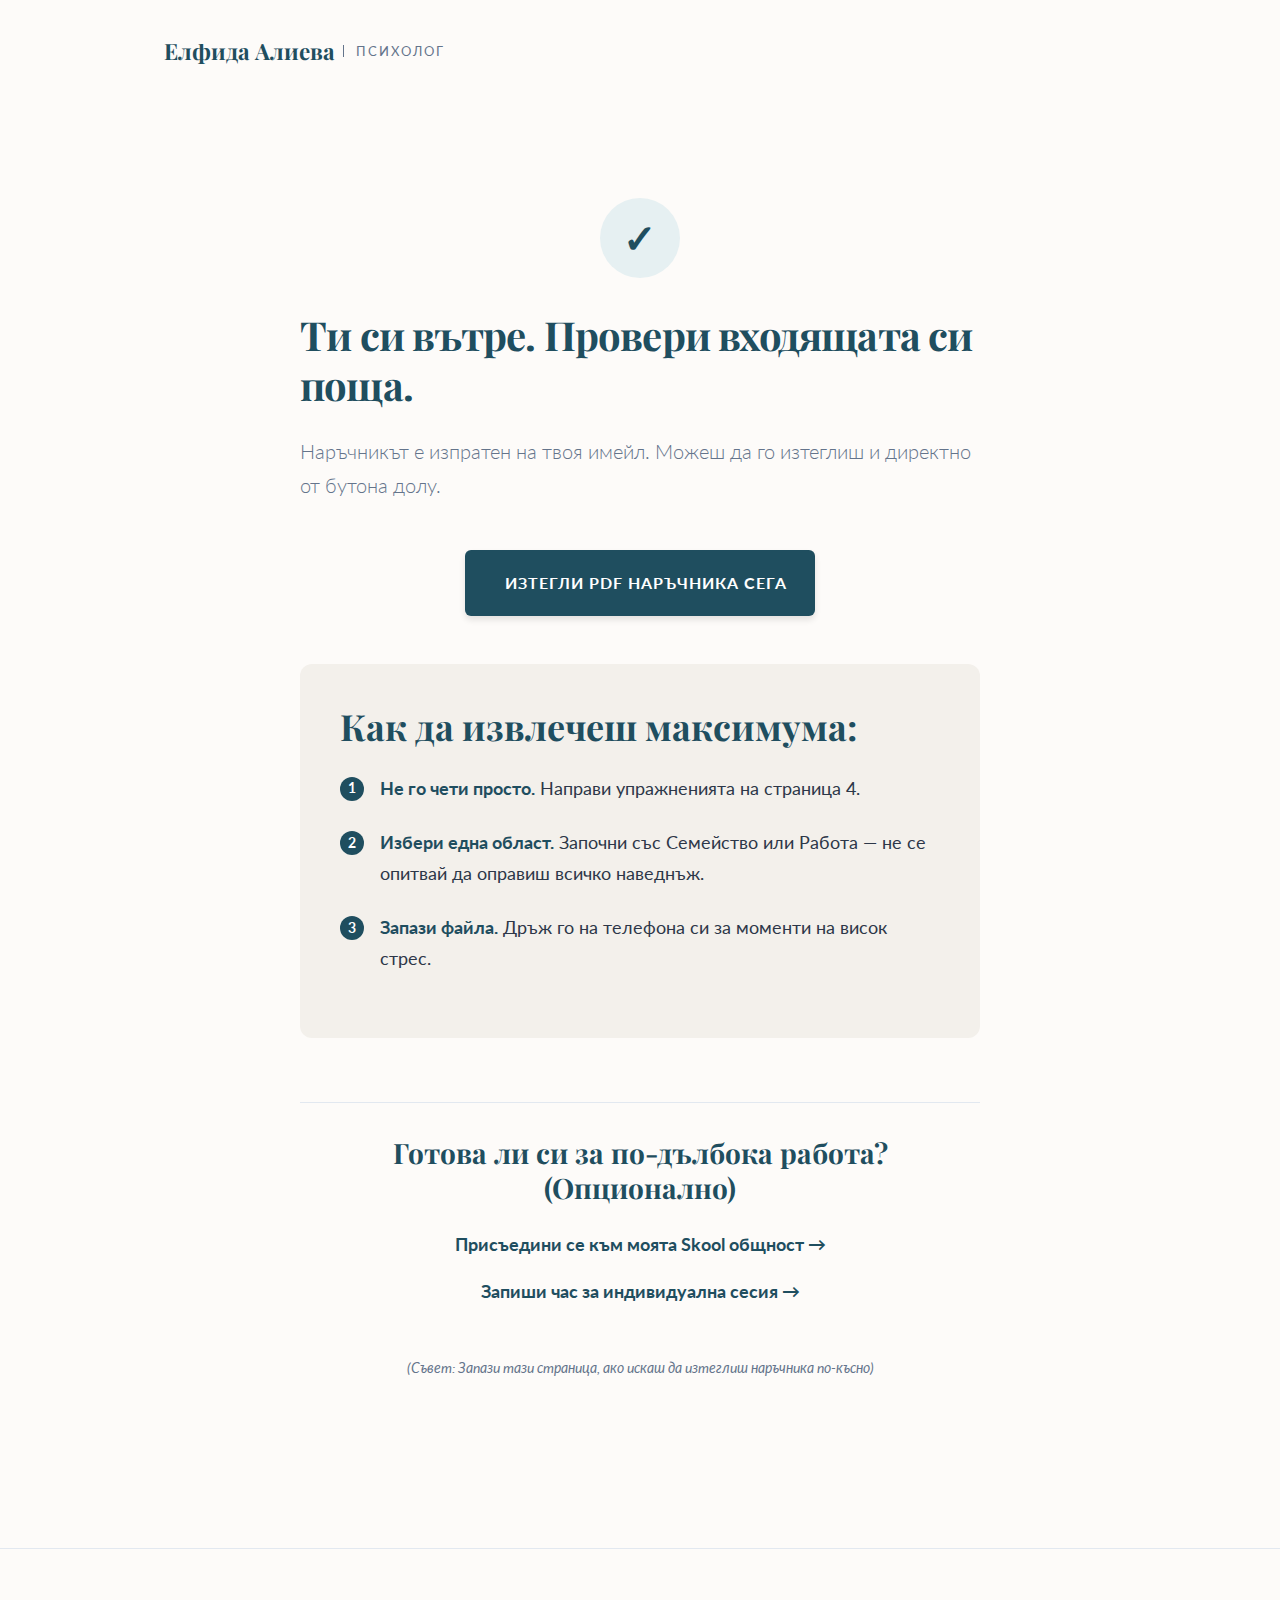
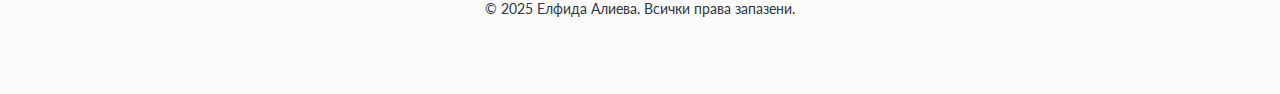
<file: thank-you.html>
<!DOCTYPE html>
<html lang="bg">
<head>
    <meta charset="UTF-8">
    <meta name="viewport" content="width=device-width, initial-scale=1.0">
    <title>Добре дошла! | Елфида Алиева</title>
    
    <!-- Google Fonts -->
    <link rel="preconnect" href="https://fonts.googleapis.com">
    <link rel="preconnect" href="https://fonts.gstatic.com" crossorigin>
    <link href="https://fonts.googleapis.com/css2?family=Lato:wght@300;400;700&family=Playfair+Display:ital,wght@0,400;0,600;0,700;1,400&display=swap" rel="stylesheet">
    
    <link rel="stylesheet" href="styles.css">
</head>
<body class="thank-you-page">

    <header class="site-header">
        <div class="container">
            <div class="logo">Елфида Алиева <span class="role-tag">Психолог</span></div>
        </div>
    </header>

    <main class="container narrow-container section-spacing">
        <div class="success-icon-wrapper">
            <span class="success-icon">✓</span>
        </div>
        <h1 class="hero-title">Ти си вътре. Провери входящата си поща.</h1>
        <p class="hero-subhead">Наръчникът е изпратен на твоя имейл. Можеш да го изтеглиш и директно от бутона долу.</p>

        <!-- Primary Action -->
        <a href="https://drive.google.com/file/d/1-6zx3GAF7GOIKOhxDJkVgPgfLaodwe8P/view?usp=sharing" class="cta-button download-btn" target="_blank">Изтегли PDF наръчника сега</a>

        <!-- Instructions -->
        <div class="steps-box">
            <h2>Как да извлечеш максимума:</h2>
            <ul class="steps-list">
                <li><span class="step-num">1</span> <div><strong>Не го чети просто.</strong> Направи упражненията на страница 4.</div></li>
                <li><span class="step-num">2</span> <div><strong>Избери една област.</strong> Започни със Семейство или Работа — не се опитвай да оправиш всичко наведнъж.</div></li>
                <li><span class="step-num">3</span> <div><strong>Запази файла.</strong> Дръж го на телефона си за моменти на висок стрес.</div></li>
            </ul>
        </div>

        <!-- Optional Secondary Actions -->
        <div class="secondary-actions">
            <h3>Готова ли си за по-дълбока работа? (Опционално)</h3>
            <div class="link-group">
                <a href="https://www.skool.com/pozitiv-transformation-9834/about" class="text-link" target="_blank">Присъедини се към моята Skool общност &rarr;</a>
                <a href="https://calendly.com/alievaelfida/1h" class="text-link" target="_blank">Запиши час за индивидуална сесия &rarr;</a>
            </div>
        </div>
        
        <p class="bookmark-note"><em>(Съвет: Запази тази страница, ако искаш да изтеглиш наръчника по-късно)</em></p>

    </main>

    <footer class="site-footer">
        <div class="container">
            <p>&copy; 2025 Елфида Алиева. Всички права запазени.</p>
        </div>
    </footer>

</body>
</html>
</file>
<file: styles.css>
/* 
   --------------------------------------------------
   10k£ PREMIUM LEAD MAGNET THEME
   --------------------------------------------------
*/

/* Reset & Variables */
:root {
    /* Color Palette */
    --brand-dark: #1F4E5F;   /* Deep Teal / Trustworthy */
    --brand-light: #4A7C8E;  /* Lighter Teal */
    --accent: #D4A373;       /* Muted Gold / Warm Sand */
    --text-main: #2D3748;    /* Softer than black */
    --text-muted: #64748B;
    
    /* Backgrounds */
    --bg-body: #FDFBF9;      /* "Paper" White (Warm) */
    --bg-warm: #F3F0EB;      /* Subtle Beige Section */
    --white: #FFFFFF;
    
    /* UI Elements */
    --border-subtle: #E2E8F0;
    --shadow-soft: 0 10px 40px -10px rgba(31, 78, 95, 0.08);
    --shadow-hover: 0 20px 40px -10px rgba(31, 78, 95, 0.15);
    
    /* Typography */
    --font-heading: 'Playfair Display', serif;
    --font-body: 'Lato', sans-serif;
    
    /* Spacing */
    --spacing-container: 1.5rem;
    --radius-sm: 6px;
    --radius-md: 12px;
}

/* Base Styles */
* { box-sizing: border-box; margin: 0; padding: 0; }

body {
    font-family: var(--font-body);
    color: var(--text-main);
    background-color: var(--bg-body);
    line-height: 1.7; /* Increased for editorial feel */
    font-size: 18px;
    -webkit-font-smoothing: antialiased;
    -moz-osx-font-smoothing: grayscale;
}

/* Typography Overrides */
h1, h2, h3, h4 {
    font-family: var(--font-heading);
    color: var(--brand-dark);
    line-height: 1.25;
    margin-bottom: 1.5rem;
    font-weight: 700;
}

h1 { font-size: 2.75rem; letter-spacing: -0.02em; }
h2 { font-size: 2.25rem; }
h3 { font-size: 1.75rem; }
p { margin-bottom: 1.5rem; color: var(--text-main); }
strong { color: var(--brand-dark); font-weight: 700; }

/* Layout Utilities */
.container {
    max-width: 1000px; /* Wider container for modern look */
    margin: 0 auto;
    padding: 0 var(--spacing-container);
}

.narrow-container { max-width: 680px; }
.text-center { text-align: center; }
.section-spacing { padding: 6rem 0; /* More breathing room */ }
.bg-warm { background-color: var(--bg-warm); }
.border-top { border-top: 1px solid var(--border-subtle); }
.sr-only { position: absolute; width: 1px; height: 1px; padding: 0; overflow: hidden; clip: rect(0,0,0,0); border: 0; }

/* Header */
.site-header {
    padding: 2rem 0;
    background: transparent;
}
.logo {
    font-family: var(--font-heading);
    font-weight: 700;
    font-size: 1.4rem;
    color: var(--brand-dark);
    display: flex;
    align-items: center;
    gap: 0.5rem;
}
.role-tag {
    font-family: var(--font-body);
    font-weight: 400;
    font-size: 0.8rem;
    text-transform: uppercase;
    letter-spacing: 2px;
    color: var(--text-muted);
    border-left: 1px solid var(--text-muted);
    padding-left: 0.75rem;
    line-height: 1;
}

/* Hero Section */
.hero-section {
    padding: 3rem 0 6rem;
    text-align: center;
}
.hero-content {
    max-width: 720px;
    margin: 0 auto;
}
.hero-title {
    font-size: 3rem;
    margin-bottom: 1.5rem;
    color: var(--brand-dark);
}
.hero-subhead {
    font-size: 1.25rem;
    color: var(--text-muted);
    margin-bottom: 3rem;
    font-weight: 300;
}

/* Lead Form - The 10k Look */
.form-wrapper {
    background: var(--white);
    padding: 0.75rem;
    border-radius: var(--radius-md);
    box-shadow: var(--shadow-soft);
    border: 1px solid rgba(0,0,0,0.03);
    max-width: 550px;
    margin: 0 auto;
    transition: transform 0.3s ease, box-shadow 0.3s ease;
}
.form-wrapper:hover {
    transform: translateY(-2px);
    box-shadow: var(--shadow-hover);
}

.lead-form {
    display: flex;
    gap: 0.5rem;
    flex-direction: column; /* Mobile first */
}

input[type="email"] {
    flex: 1;
    padding: 1.2rem;
    font-size: 1rem;
    font-family: var(--font-body);
    border: 1px solid var(--border-subtle);
    border-radius: var(--radius-sm);
    background: #FAFAFA;
    color: var(--brand-dark);
    outline: none;
    transition: all 0.2s;
}
input[type="email"]:focus {
    border-color: var(--brand-light);
    background: var(--white);
    box-shadow: 0 0 0 3px rgba(74, 124, 142, 0.1);
}

.cta-button {
    background-color: var(--brand-dark);
    color: var(--white);
    border: none;
    padding: 1.2rem 2.5rem;
    font-size: 1rem;
    font-weight: 700;
    text-transform: uppercase;
    letter-spacing: 1px;
    border-radius: var(--radius-sm);
    cursor: pointer;
    text-decoration: none;
    display: inline-block;
    transition: all 0.3s ease;
    white-space: nowrap;
    box-shadow: 0 4px 6px rgba(0,0,0,0.1);
}
.cta-button:hover {
    background-color: #153845; /* Darker shade of brand */
    transform: translateY(-1px);
    box-shadow: 0 6px 12px rgba(0,0,0,0.15);
}

.microcopy {
    margin-top: 1rem;
    font-size: 0.85rem;
    color: var(--text-muted);
    display: flex;
    align-items: center;
    justify-content: center;
    gap: 6px;
}
.lock-icon { font-size: 0.8rem; }

/* Benefits Section */
.benefit-list {
    list-style: none;
    margin-top: 3rem;
    max-width: 700px;
    margin-left: auto;
    margin-right: auto;
}
.benefit-list li {
    display: flex;
    align-items: flex-start;
    gap: 1.5rem;
    margin-bottom: 2rem;
    padding-bottom: 2rem;
    border-bottom: 1px dashed var(--border-subtle);
}
.benefit-list li:last-child {
    border-bottom: none;
    margin-bottom: 0;
}
.check-icon {
    display: flex;
    align-items: center;
    justify-content: center;
    min-width: 28px;
    height: 28px;
    border-radius: 50%;
    background: rgba(31, 78, 95, 0.1); /* Low opacity brand color */
    color: var(--brand-dark);
    font-weight: bold;
}
.check-icon::after {
    content: "✓";
    font-size: 14px;
}
.benefit-list p {
    margin: 0;
    font-size: 1.1rem;
}

/* Cards Section */
.intro-text {
    max-width: 600px;
    margin: 0 auto 3rem;
    font-size: 1.15rem;
}

.grid-areas {
    display: grid;
    grid-template-columns: 1fr;
    gap: 1.5rem;
}
.area-card {
    background: var(--white);
    padding: 2.5rem;
    border-radius: var(--radius-md);
    box-shadow: 0 4px 20px rgba(0,0,0,0.04);
    transition: transform 0.3s ease;
    position: relative;
    overflow: hidden;
    border: 1px solid rgba(0,0,0,0.02);
}
.area-card:hover {
    transform: translateY(-5px);
    box-shadow: var(--shadow-hover);
}
.card-number {
    position: absolute;
    top: -15px;
    right: -10px;
    font-size: 6rem;
    font-family: var(--font-heading);
    color: rgba(0,0,0,0.03);
    font-weight: 700;
    line-height: 1;
    pointer-events: none;
}
.area-card p {
    margin: 0;
    position: relative;
    z-index: 1;
    font-size: 1.05rem;
}

/* Who It's For */
.featured-text {
    font-size: 1.3rem;
    line-height: 1.8;
    color: var(--brand-dark);
    font-family: var(--font-heading);
    font-style: italic;
}

/* Bio & Trust Layout */
.bio-box {
    text-align: center;
    padding: 3rem;
    background: var(--white);
    border: 1px solid var(--border-subtle);
    border-radius: var(--radius-md);
    max-width: 900px;
    margin: 0 auto;
}

.bio-layout {
    display: flex;
    flex-direction: column;
    align-items: center;
    gap: 2rem;
}

.bio-image {
    width: 100%;
    max-width: 340px; /* Target ~300-360px */
    height: auto;
    border-radius: var(--radius-sm);
    object-fit: cover;
    /* No border or shadow as requested */
}

.bio-text-content {
    text-align: left;
}

.bio-title {
    text-align: center; /* Center on mobile */
    margin-bottom: 1rem;
}

.disclaimer-text {
    margin-top: 2rem;
    font-size: 0.9rem;
    color: var(--text-muted);
    font-style: italic;
    border-top: 1px solid var(--border-subtle);
    padding-top: 1.5rem;
}

/* FAQ Section */
.faq-grid {
    display: grid;
    gap: 1.5rem;
    max-width: 800px;
    margin: 0 auto;
}
.faq-item {
    background: var(--white);
    padding: 1.5rem;
    border-radius: var(--radius-sm);
    border: 1px solid var(--border-subtle);
}
.faq-item h4 {
    margin-bottom: 0.5rem;
    font-size: 1.15rem;
    color: var(--brand-dark);
}
.faq-item p {
    margin-bottom: 0;
    font-size: 1rem;
}

/* Footer */
.site-footer {
    padding: 3rem 0;
    text-align: center;
    color: var(--text-muted);
    font-size: 0.9rem;
    border-top: 1px solid var(--border-subtle);
    margin-top: 3rem;
}
.site-footer a {
    color: var(--text-muted);
    text-decoration: underline;
}

/* Thank You Page Specific */
.thank-you-page .hero-title {
    font-size: 2.5rem;
}
.success-icon-wrapper {
    width: 80px;
    height: 80px;
    border-radius: 50%;
    background-color: #E6F0F2;
    display: flex;
    align-items: center;
    justify-content: center;
    margin: 0 auto 2rem;
}
.success-icon {
    font-size: 40px;
    color: var(--brand-dark);
    font-weight: bold;
}
.download-btn {
    display: block;
    max-width: 350px;
    margin: 2rem auto;
    text-align: center;
}
.steps-box {
    background: var(--bg-warm);
    padding: 2.5rem;
    border-radius: var(--radius-md);
    margin-top: 3rem;
}
.steps-list {
    list-style: none;
    margin-top: 1.5rem;
}
.steps-list li {
    display: flex;
    gap: 1rem;
    margin-bottom: 1.5rem;
    align-items: flex-start;
}
.step-num {
    background: var(--brand-dark);
    color: var(--white);
    width: 24px;
    height: 24px;
    border-radius: 50%;
    display: flex;
    align-items: center;
    justify-content: center;
    font-size: 0.85rem;
    font-weight: 700;
    flex-shrink: 0;
    margin-top: 4px;
}
.secondary-actions {
    margin-top: 4rem;
    text-align: center;
    padding-top: 2rem;
    border-top: 1px solid var(--border-subtle);
}
.link-group {
    display: flex;
    flex-direction: column;
    gap: 1rem;
    margin-top: 1.5rem;
}
.text-link {
    color: var(--brand-dark);
    font-weight: 700;
    text-decoration: none;
    border-bottom: 1px solid transparent;
    transition: border 0.3s;
}
.text-link:hover {
    border-bottom-color: var(--brand-dark);
}
.bookmark-note {
    text-align: center;
    color: var(--text-muted);
    font-size: 0.9rem;
    margin-top: 3rem;
}

/* Media Queries */
@media (min-width: 768px) {
    .lead-form {
        flex-direction: row;
    }
    .cta-button {
        width: auto;
    }
    .grid-areas {
        grid-template-columns: 1fr 1fr;
    }
    
    /* Bio Desktop Layout */
    .bio-layout {
        flex-direction: row; /* Side by side on desktop */
        align-items: flex-start;
        text-align: left;
    }
    .bio-image {
        margin-right: 2.5rem;
        flex-shrink: 0; /* Prevent squishing */
    }
    .bio-title {
        text-align: left;
    }
    .bio-box {
        text-align: left;
        padding: 3.5rem;
    }
}
</file>
